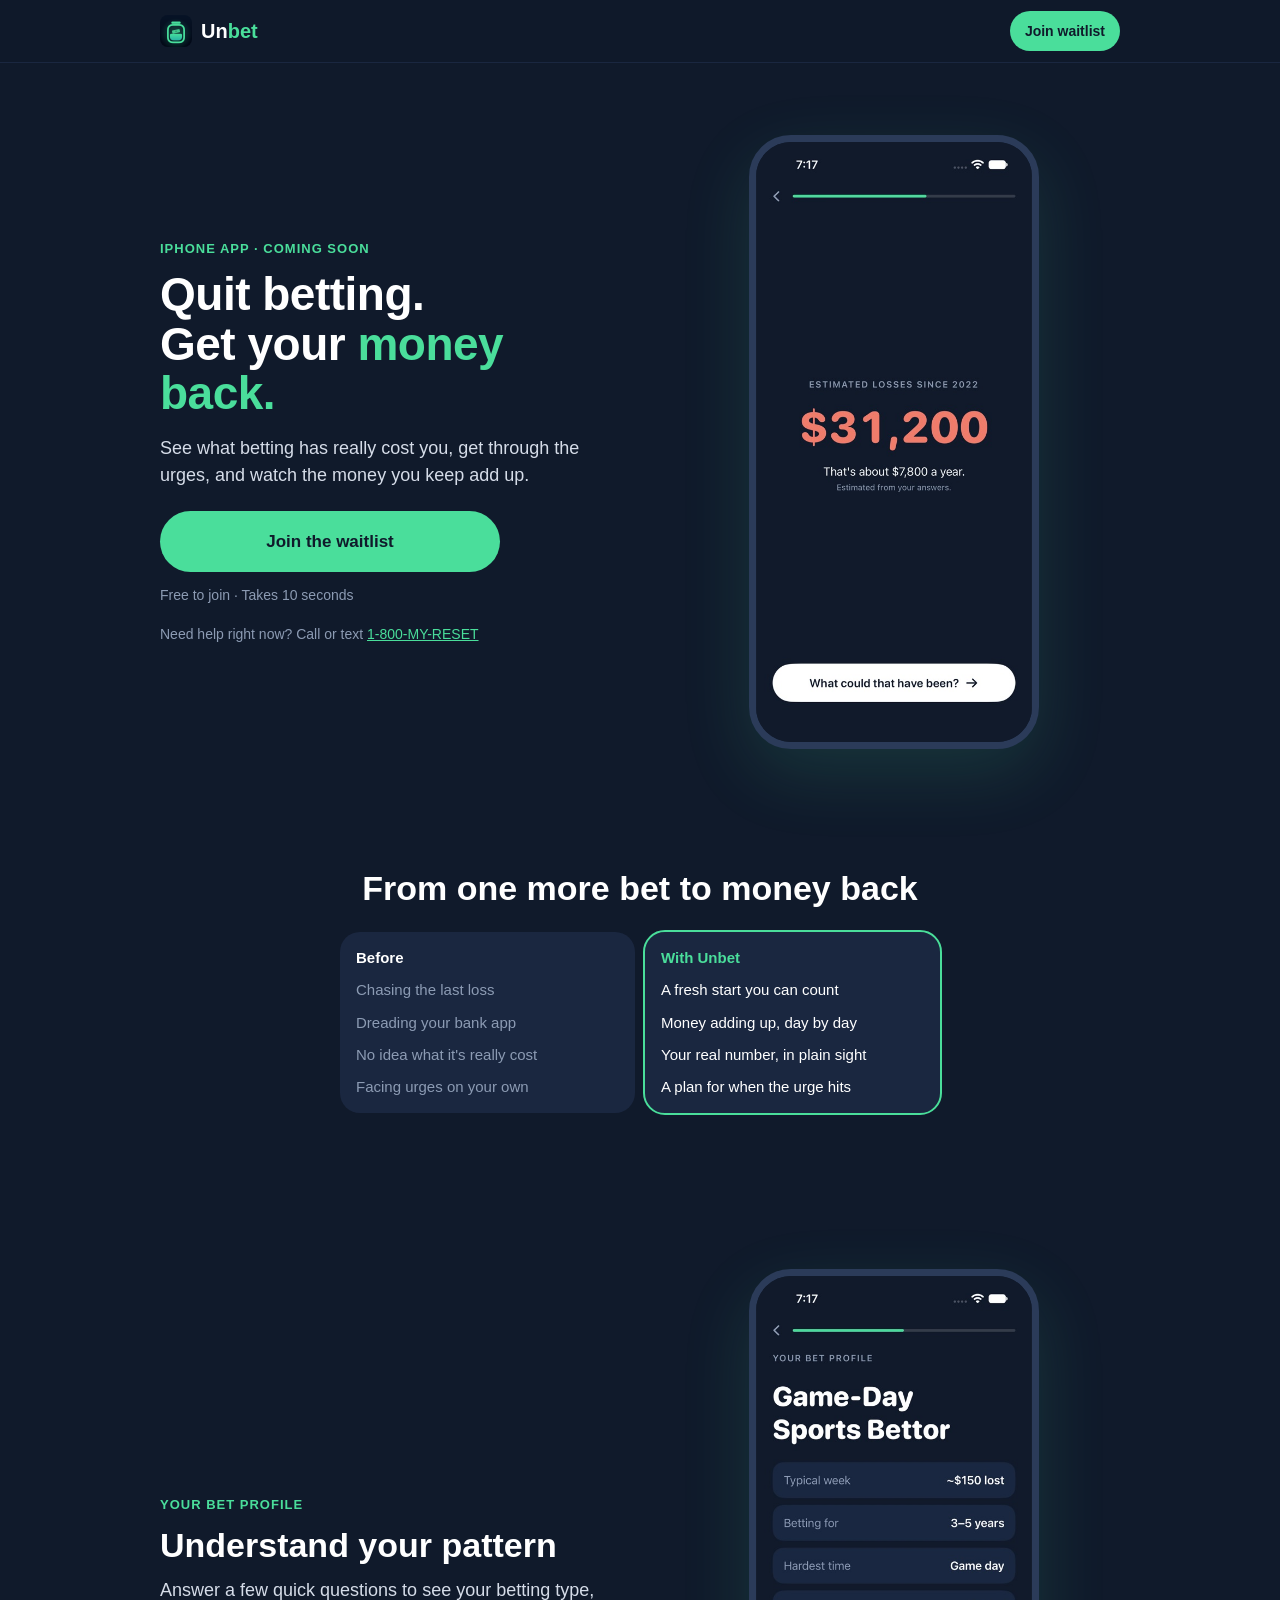
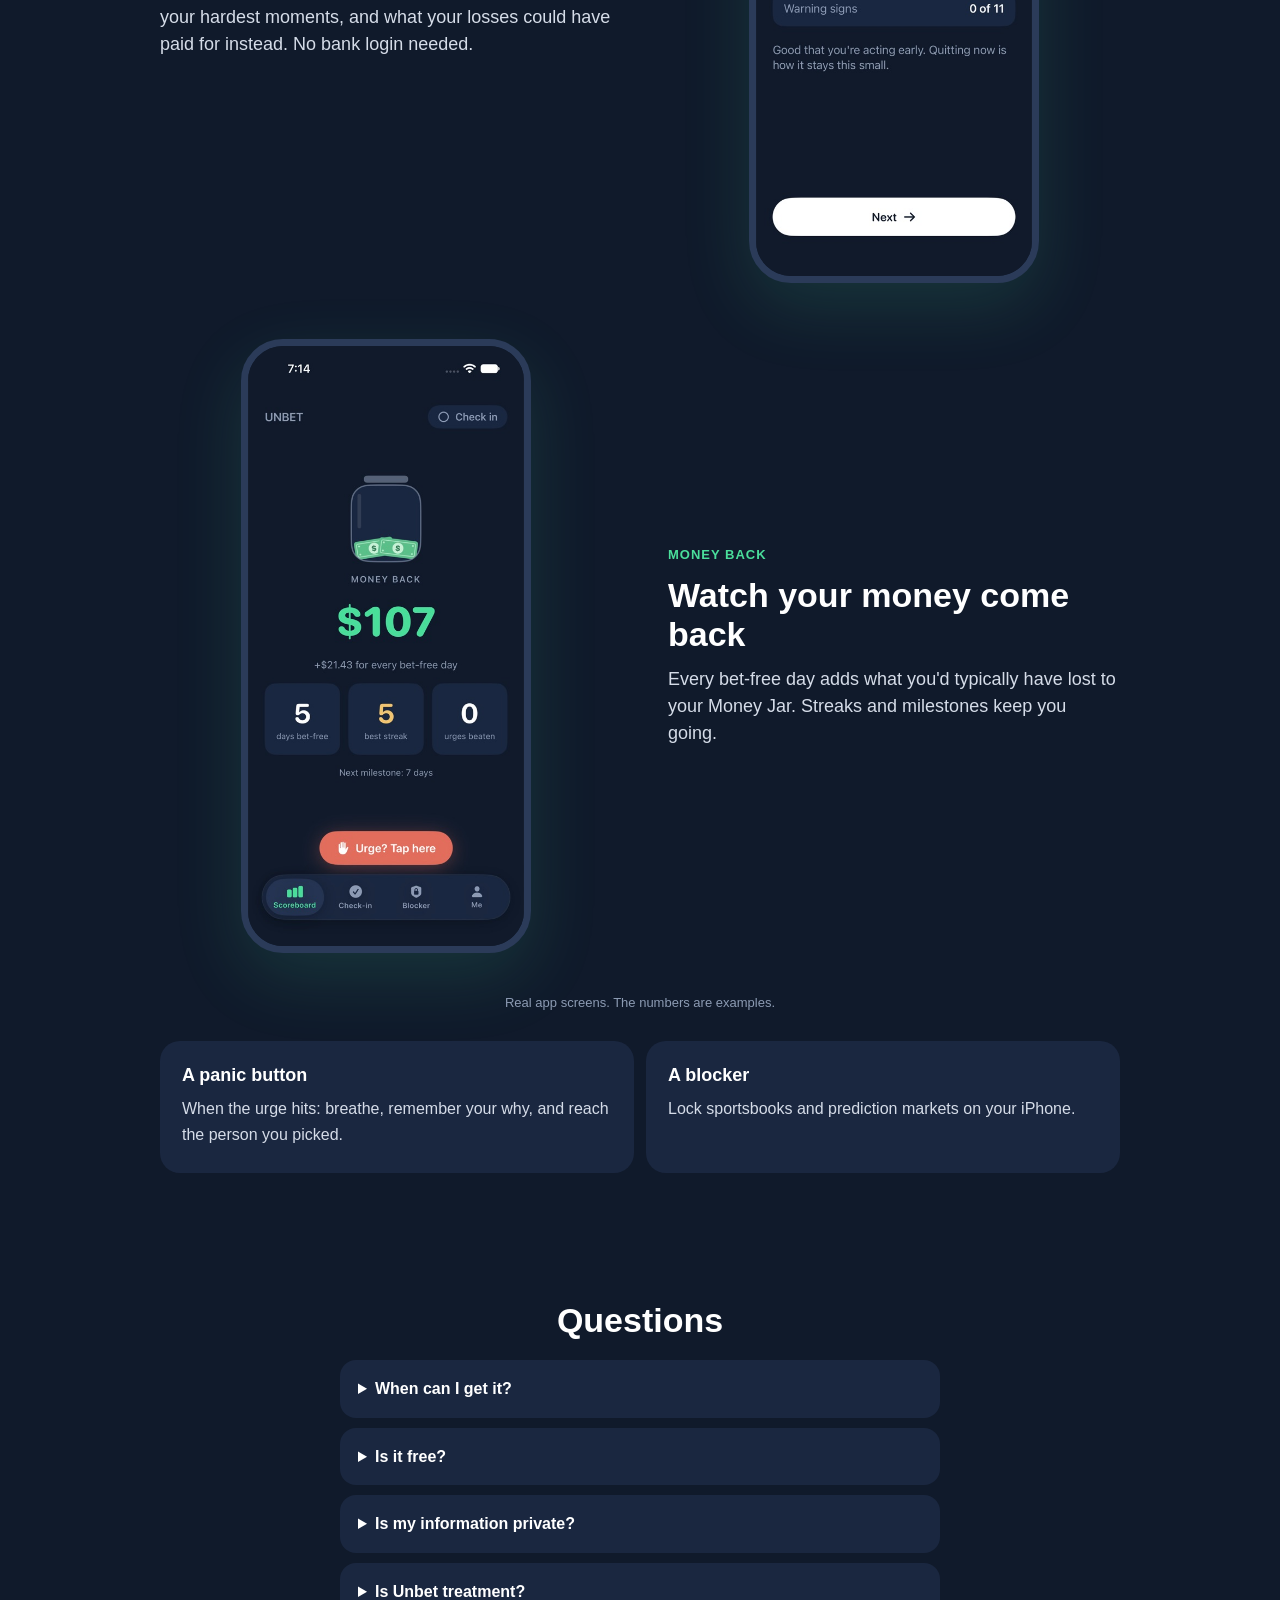
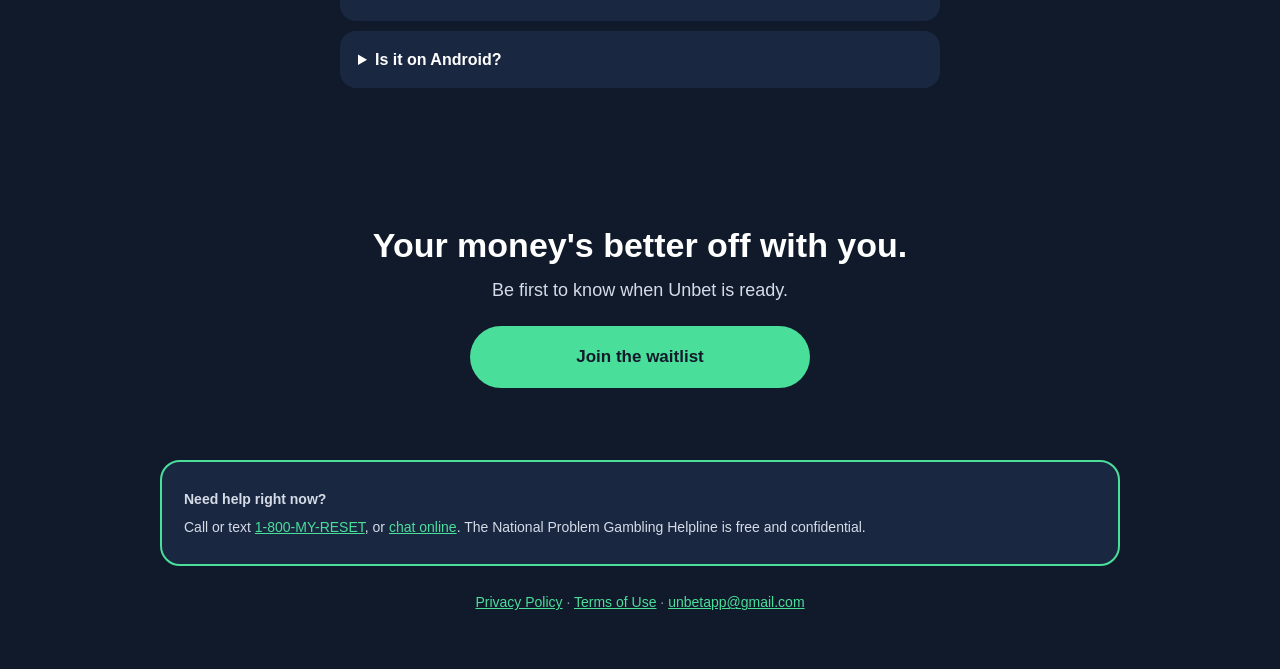
<file: index.html>
<!doctype html>
<html lang="en">
<head>
  <meta charset="utf-8">
  <meta name="viewport" content="width=device-width, initial-scale=1">
  <meta http-equiv="Content-Security-Policy" content="default-src 'self'; connect-src https://*.supabase.co; base-uri 'none'; form-action 'none'">
  <title>Unbet: Quit betting. Get your money back.</title>
  <meta name="description" content="An iPhone app for quitting sports betting, prediction markets and online gambling. Join the waitlist.">
  <meta property="og:title" content="Unbet: Quit betting. Get your money back.">
  <meta property="og:description" content="An iPhone app for quitting sports betting, prediction markets and online gambling. Join the waitlist.">
  <meta property="og:image" content="https://austinren-cloud.github.io/unbet-site/icon.png">
  <link rel="icon" href="icon.png">
  <link rel="apple-touch-icon" href="icon.png">
  <link rel="stylesheet" href="style.css?v=4">
</head>
<body class="landing">

<header class="topbar">
  <div class="wrap topbar-inner">
    <a class="brand brand-logo" href="./"><img src="icon.png" alt="" width="32" height="32">Un<span>bet</span></a>
    <button class="btn btn-small" type="button" data-join>Join waitlist</button>
  </div>
</header>

<main>
  <section class="hero">
    <div class="wrap split">
      <div>
        <p class="eyebrow">iPhone app · Coming soon</p>
        <h1>Quit betting.<br>Get your <em>money back.</em></h1>
        <p class="lead">See what betting has really cost you, get through the urges, and watch the money you keep add up.</p>
        <button class="btn btn-large" type="button" id="hero-join" data-join>Join the waitlist</button>
        <p class="micro">Free to join · Takes 10 seconds</p>
        <p class="hero-help">Need help right now? Call or text <a href="tel:18006973738">1-800-MY-RESET</a></p>
      </div>
      <div class="phone"><img src="screens/reveal.jpg" alt="Unbet showing estimated losses of $31,200 since 2022, about $7,800 a year" width="507" height="1100"></div>
    </div>
  </section>

  <section class="section">
    <div class="wrap narrow">
      <h2 class="center">From one more bet to money back</h2>
      <div class="compare">
        <div class="compare-col">
          <p class="compare-head">Before</p>
          <p>Chasing the last loss</p>
          <p>Dreading your bank app</p>
          <p>No idea what it's really cost</p>
          <p>Facing urges on your own</p>
        </div>
        <div class="compare-col compare-after">
          <p class="compare-head">With Unbet</p>
          <p>A fresh start you can count</p>
          <p>Money adding up, day by day</p>
          <p>Your real number, in plain sight</p>
          <p>A plan for when the urge hits</p>
        </div>
      </div>
    </div>
  </section>

  <section class="section">
    <div class="wrap">
      <div class="split feature">
        <div>
          <p class="eyebrow">Your bet profile</p>
          <h2>Understand your pattern</h2>
          <p class="lead">Answer a few quick questions to see your betting type, your hardest moments, and what your losses could have paid for instead. No bank login needed.</p>
        </div>
        <div class="phone"><img src="screens/profile.jpg" alt="A bet profile showing a typical week, years betting and hardest time" width="507" height="1100" loading="lazy"></div>
      </div>

      <div class="split feature feature-flip">
        <div>
          <p class="eyebrow">Money Back</p>
          <h2>Watch your money come back</h2>
          <p class="lead">Every bet-free day adds what you'd typically have lost to your Money Jar. Streaks and milestones keep you going.</p>
        </div>
        <div class="phone"><img src="screens/home.jpg" alt="The Money Back jar showing $107 kept, with days bet-free and best streak" width="507" height="1100" loading="lazy"></div>
      </div>

      <p class="fine center">Real app screens. The numbers are examples.</p>

      <div class="cards">
        <div class="card">
          <h3>A panic button</h3>
          <p>When the urge hits: breathe, remember your why, and reach the person you picked.</p>
        </div>
        <div class="card">
          <h3>A blocker</h3>
          <p>Lock sportsbooks and prediction markets on your iPhone.</p>
        </div>
      </div>
    </div>
  </section>

  <section class="section">
    <div class="wrap narrow">
      <h2 class="center">Questions</h2>
      <div class="faq">
        <details>
          <summary>When can I get it?</summary>
          <p>We're waiting on Apple's approval and will be launching very soon. Join the waitlist and we'll email you when it's ready.</p>
        </details>
        <details>
          <summary>Is it free?</summary>
          <p>The waitlist is free. The app will have a free version and a paid plan, Unbet+, which includes the panic button and blocker. Crisis help is always free.</p>
        </details>
        <details>
          <summary>Is my information private?</summary>
          <p>What you enter in the app stays on your iPhone. For the waitlist, we keep your email and use it only for launch news. <a href="privacy.html#waitlist">Read how we handle it</a>.</p>
        </details>
        <details>
          <summary>Is Unbet treatment?</summary>
          <p>No. Unbet is a self-help tool, not medical care or a crisis service. For confidential support, call or text <a href="tel:18006973738">1-800-MY-RESET</a>.</p>
        </details>
        <details>
          <summary>Is it on Android?</summary>
          <p>Not yet. We're starting with iPhone.</p>
        </details>
      </div>
    </div>
  </section>

  <section class="section final">
    <div class="wrap narrow center">
      <h2>Your money's better off with you.</h2>
      <p class="lead">Be first to know when Unbet is ready.</p>
      <button class="btn btn-large" type="button" data-join>Join the waitlist</button>
    </div>
  </section>
</main>

<footer class="site-footer">
  <div class="wrap">
    <div class="card help">
      <p><strong>Need help right now?</strong></p>
      <p>Call or text <a href="tel:18006973738">1-800-MY-RESET</a>, or <a href="https://www.ncpgambling.org/help-treatment/chat/" rel="noopener">chat online</a>. The National Problem Gambling Helpline is free and confidential.</p>
    </div>
    <p class="footer-links"><a href="privacy.html">Privacy Policy</a> · <a href="terms.html">Terms of Use</a> · <a href="mailto:unbetapp@gmail.com">unbetapp@gmail.com</a></p>
  </div>
</footer>

<div class="sticky-cta" id="sticky-cta">
  <button class="btn btn-large" type="button" data-join>Join the waitlist</button>
</div>

<dialog id="join-dialog" aria-labelledby="join-title">
  <button class="dialog-close" type="button" id="dialog-close" aria-label="Close">×</button>

  <form id="waitlist-form" novalidate>
    <h2 id="join-title">Join the waitlist</h2>
    <p class="dialog-sub">We'll email you when Unbet is ready.</p>
    <label class="visually-hidden" for="email">Your email</label>
    <input id="email" name="email" type="email" autocomplete="email" inputmode="email" autocapitalize="off" spellcheck="false" maxlength="254" placeholder="you@example.com" required>

    <!-- A trap for spam bots: people never see this field, and bots tend to fill it in -->
    <div class="trap" aria-hidden="true">
      <label for="website">Leave this empty</label>
      <input id="website" name="website" type="text" tabindex="-1" autocomplete="off">
    </div>

    <button class="btn btn-large" id="submit" type="submit">Join the waitlist</button>
    <p class="form-message" id="form-message" role="alert"></p>
    <p class="fine">By joining, you confirm you're 18 or older and agree to launch emails from Unbet. You can ask to be removed at any time. <a href="privacy.html#waitlist">Privacy</a></p>
  </form>

  <div id="success" tabindex="-1" hidden>
    <h2 class="success-title">You're on the list.</h2>
    <p>We'll email you when Unbet is ready.</p>
    <p>You don't have to wait to get support: <a href="tel:18006973738">1-800-MY-RESET</a> is free and confidential.</p>
    <button class="btn btn-large" type="button" id="success-done">Done</button>
  </div>
</dialog>

<script src="config.js"></script>
<script src="waitlist.js?v=2"></script>
</body>
</html>
</file>
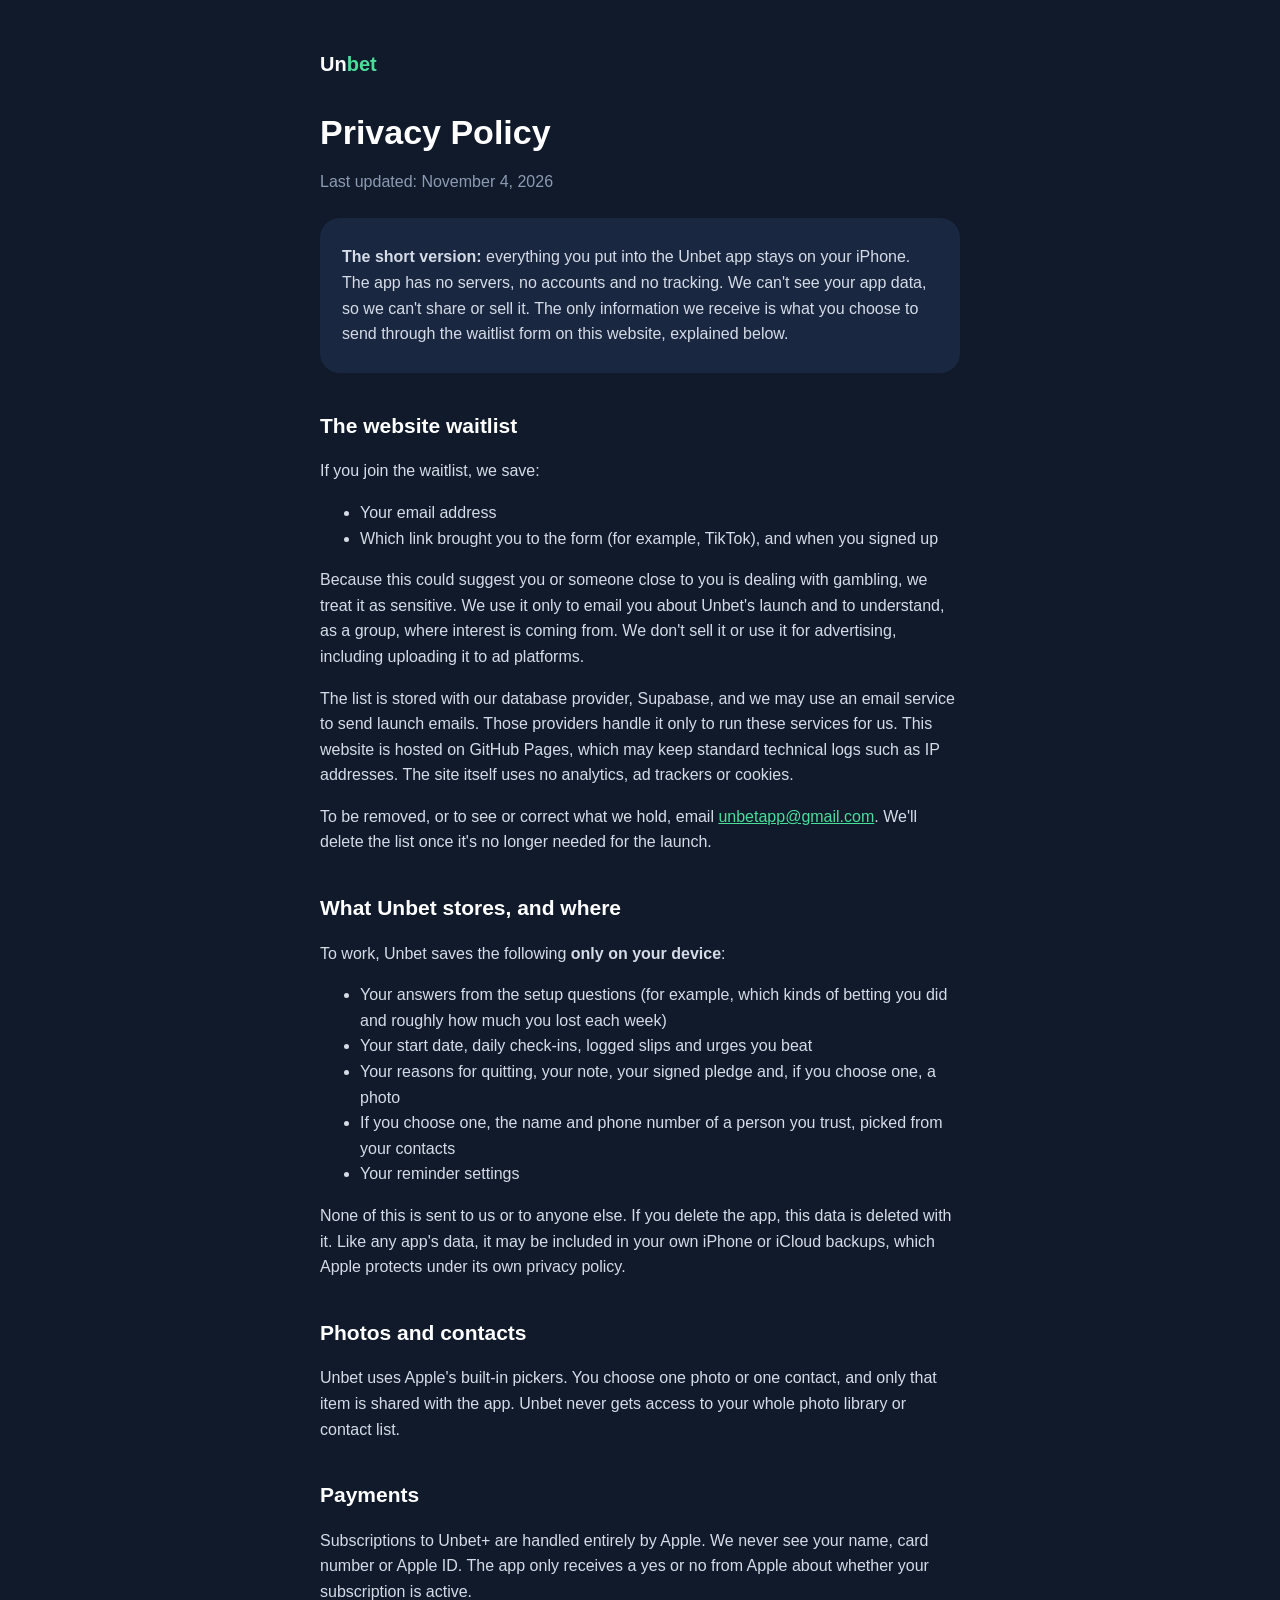
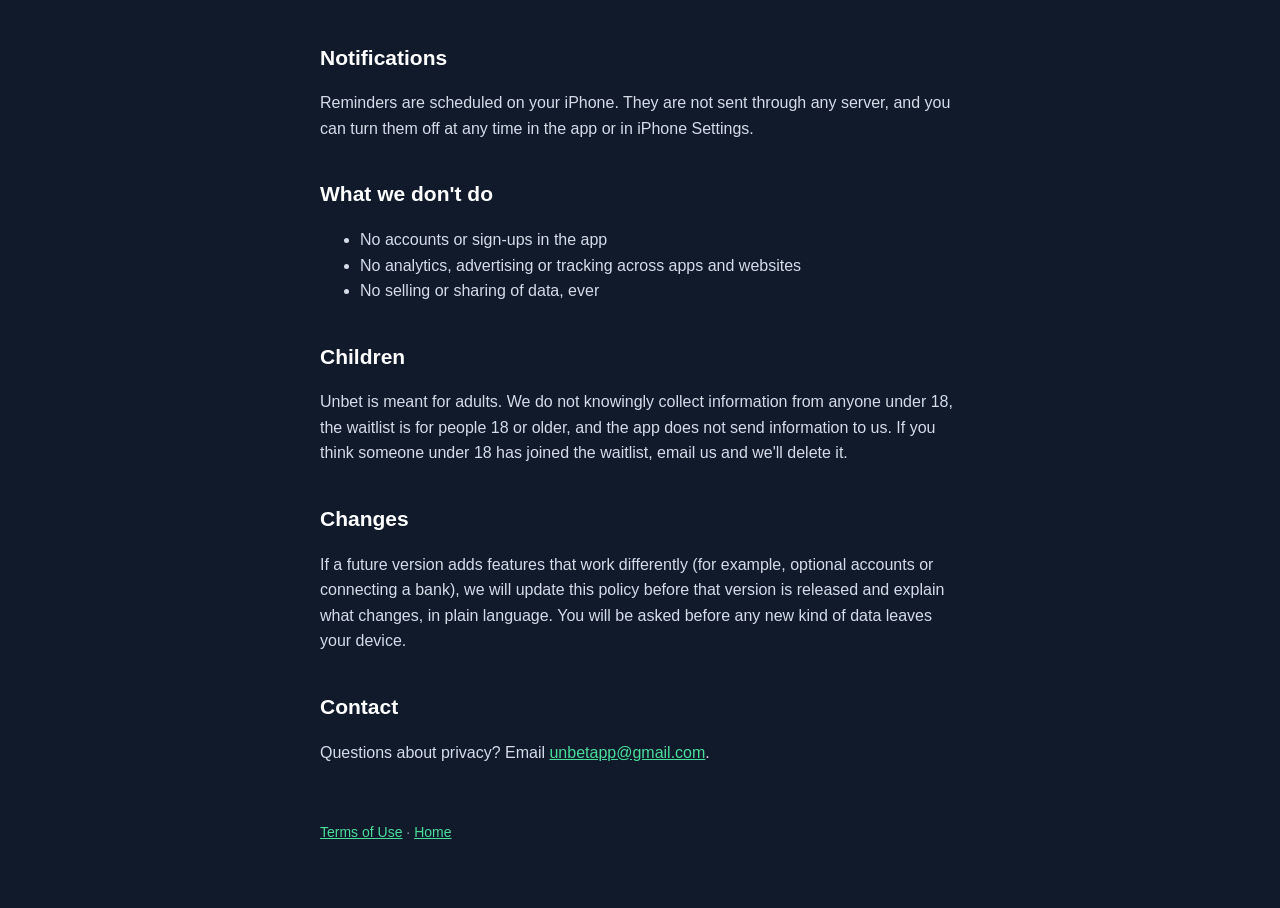
<file: privacy.html>
<!doctype html>
<html lang="en">
<head>
  <meta charset="utf-8">
  <meta name="viewport" content="width=device-width, initial-scale=1">
  <title>Unbet Privacy Policy</title>
  <link rel="stylesheet" href="style.css">
</head>
<body>
<main>
  <a class="brand" href="./">Un<span>bet</span></a>
  <h1>Privacy Policy</h1>
  <p class="muted">Last updated: November 4, 2026</p>

  <div class="card">
    <p><strong>The short version:</strong> everything you put into the Unbet app stays on your iPhone. The app has no servers, no accounts and no tracking. We can't see your app data, so we can't share or sell it. The only information we receive is what you choose to send through the waitlist form on this website, explained below.</p>
  </div>

  <h2 id="waitlist">The website waitlist</h2>
  <p>If you join the waitlist, we save:</p>
  <ul>
    <li>Your email address</li>
    <li>Which link brought you to the form (for example, TikTok), and when you signed up</li>
  </ul>
  <p>Because this could suggest you or someone close to you is dealing with gambling, we treat it as sensitive. We use it only to email you about Unbet's launch and to understand, as a group, where interest is coming from. We don't sell it or use it for advertising, including uploading it to ad platforms.</p>
  <p>The list is stored with our database provider, Supabase, and we may use an email service to send launch emails. Those providers handle it only to run these services for us. This website is hosted on GitHub Pages, which may keep standard technical logs such as IP addresses. The site itself uses no analytics, ad trackers or cookies.</p>
  <p>To be removed, or to see or correct what we hold, email <a href="mailto:unbetapp@gmail.com">unbetapp@gmail.com</a>. We'll delete the list once it's no longer needed for the launch.</p>

  <h2>What Unbet stores, and where</h2>
  <p>To work, Unbet saves the following <strong>only on your device</strong>:</p>
  <ul>
    <li>Your answers from the setup questions (for example, which kinds of betting you did and roughly how much you lost each week)</li>
    <li>Your start date, daily check-ins, logged slips and urges you beat</li>
    <li>Your reasons for quitting, your note, your signed pledge and, if you choose one, a photo</li>
    <li>If you choose one, the name and phone number of a person you trust, picked from your contacts</li>
    <li>Your reminder settings</li>
  </ul>
  <p>None of this is sent to us or to anyone else. If you delete the app, this data is deleted with it. Like any app's data, it may be included in your own iPhone or iCloud backups, which Apple protects under its own privacy policy.</p>

  <h2>Photos and contacts</h2>
  <p>Unbet uses Apple's built-in pickers. You choose one photo or one contact, and only that item is shared with the app. Unbet never gets access to your whole photo library or contact list.</p>

  <h2>Payments</h2>
  <p>Subscriptions to Unbet+ are handled entirely by Apple. We never see your name, card number or Apple ID. The app only receives a yes or no from Apple about whether your subscription is active.</p>

  <h2>Notifications</h2>
  <p>Reminders are scheduled on your iPhone. They are not sent through any server, and you can turn them off at any time in the app or in iPhone Settings.</p>

  <h2>What we don't do</h2>
  <ul>
    <li>No accounts or sign-ups in the app</li>
    <li>No analytics, advertising or tracking across apps and websites</li>
    <li>No selling or sharing of data, ever</li>
  </ul>

  <h2>Children</h2>
  <p>Unbet is meant for adults. We do not knowingly collect information from anyone under 18, the waitlist is for people 18 or older, and the app does not send information to us. If you think someone under 18 has joined the waitlist, email us and we'll delete it.</p>

  <h2>Changes</h2>
  <p>If a future version adds features that work differently (for example, optional accounts or connecting a bank), we will update this policy before that version is released and explain what changes, in plain language. You will be asked before any new kind of data leaves your device.</p>

  <h2>Contact</h2>
  <p>Questions about privacy? Email <a href="mailto:unbetapp@gmail.com">unbetapp@gmail.com</a>.</p>

  <footer><a href="terms.html">Terms of Use</a> · <a href="./">Home</a></footer>
</main>
</body>
</html>
</file>
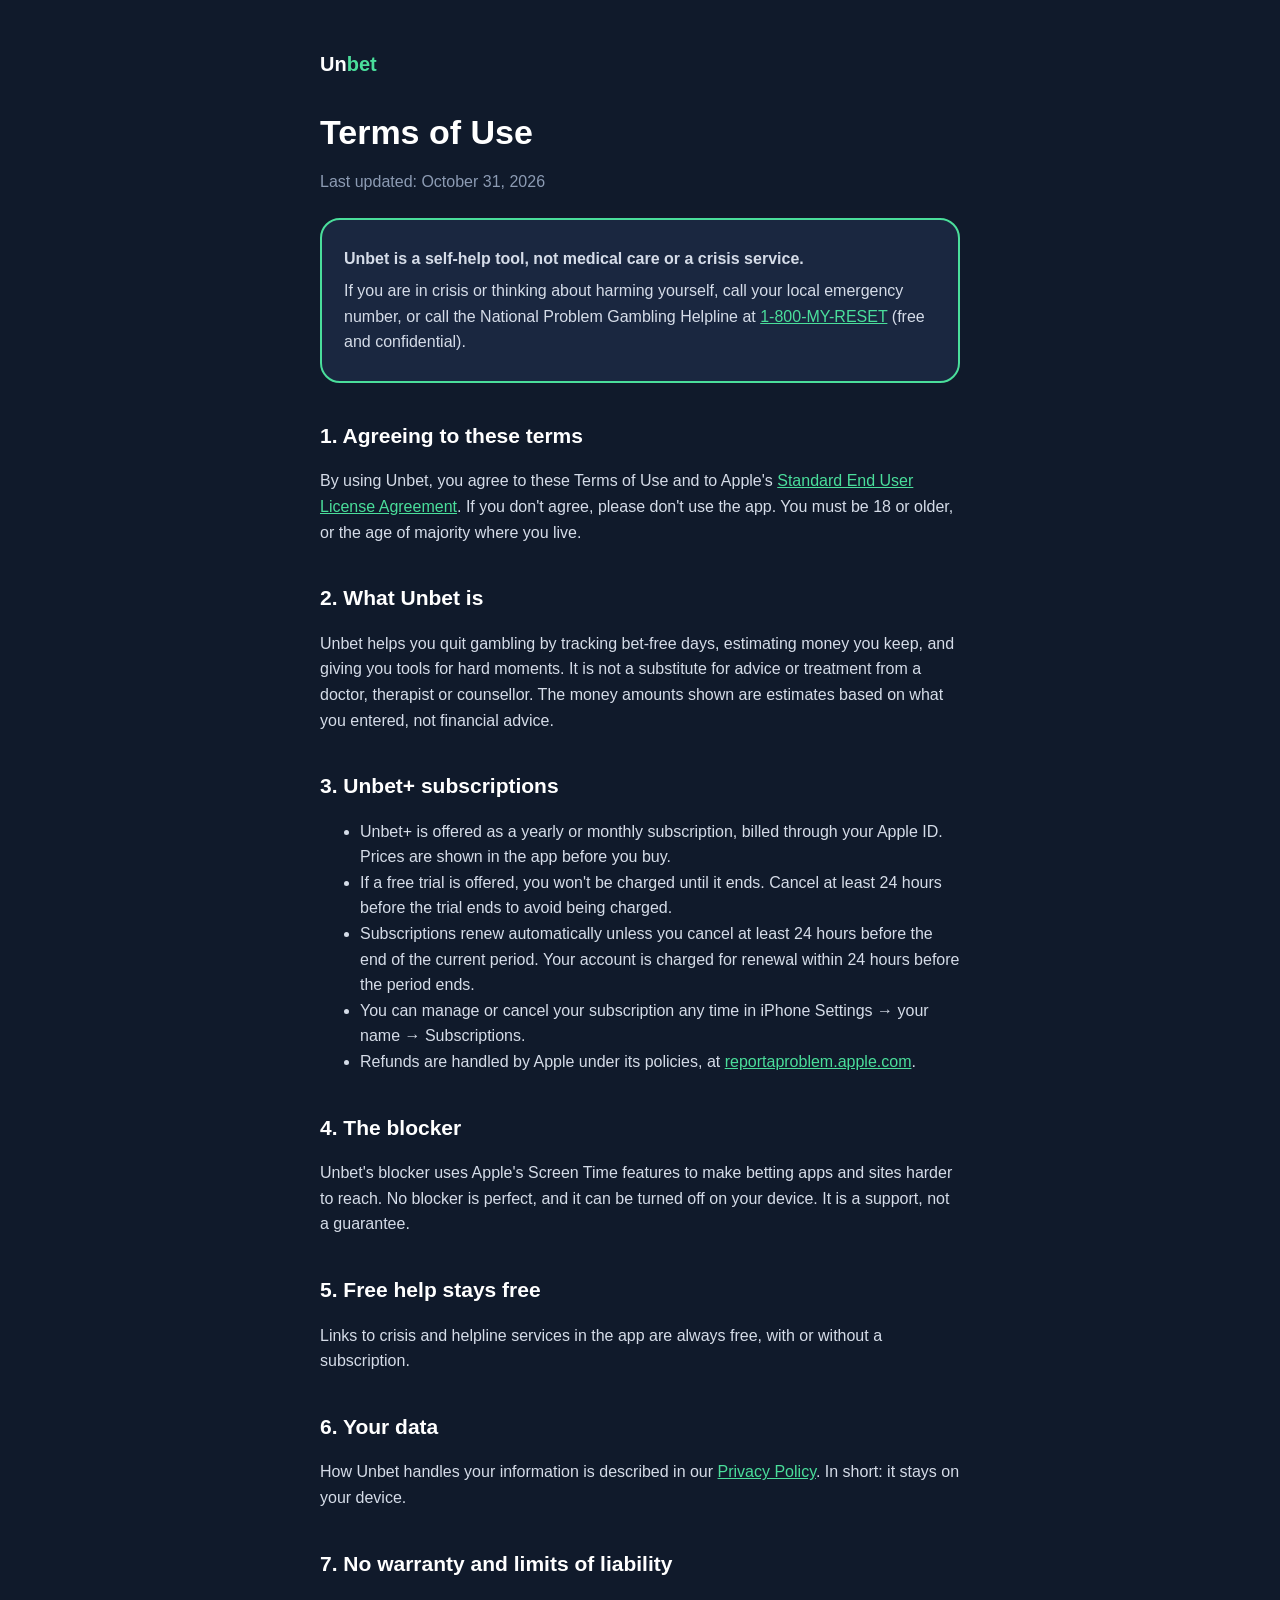
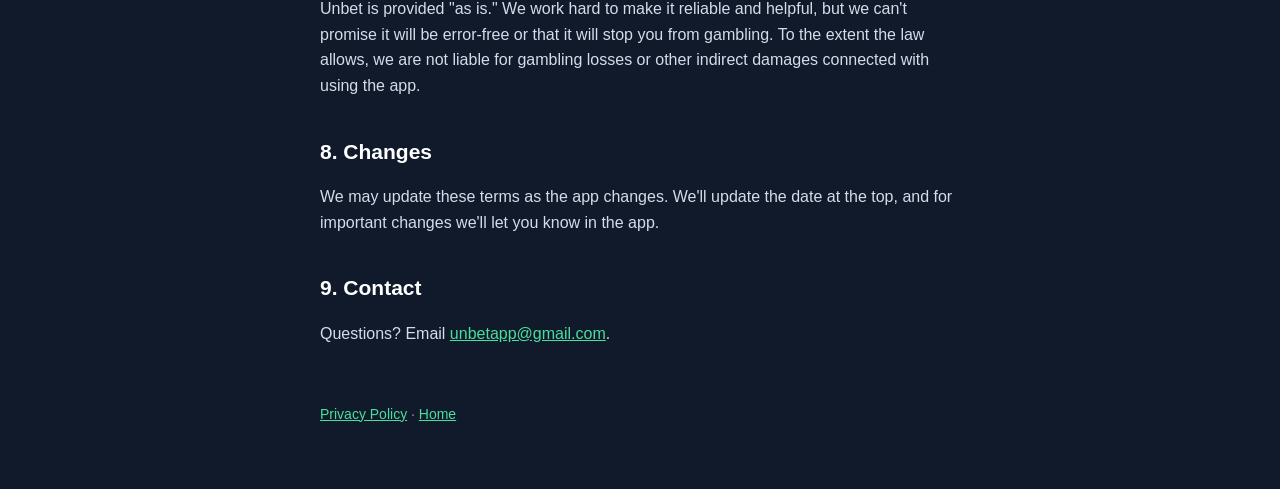
<file: terms.html>
<!doctype html>
<html lang="en">
<head>
  <meta charset="utf-8">
  <meta name="viewport" content="width=device-width, initial-scale=1">
  <title>Unbet Terms of Use</title>
  <link rel="stylesheet" href="style.css">
</head>
<body>
<main>
  <a class="brand" href="./">Un<span>bet</span></a>
  <h1>Terms of Use</h1>
  <p class="muted">Last updated: October 31, 2026</p>

  <div class="card help">
    <p><strong>Unbet is a self-help tool, not medical care or a crisis service.</strong></p>
    <p>If you are in crisis or thinking about harming yourself, call your local emergency number, or call the National Problem Gambling Helpline at <a href="tel:18006973738">1-800-MY-RESET</a> (free and confidential).</p>
  </div>

  <h2>1. Agreeing to these terms</h2>
  <p>By using Unbet, you agree to these Terms of Use and to Apple's <a href="https://www.apple.com/legal/internet-services/itunes/dev/stdeula/">Standard End User License Agreement</a>. If you don't agree, please don't use the app. You must be 18 or older, or the age of majority where you live.</p>

  <h2>2. What Unbet is</h2>
  <p>Unbet helps you quit gambling by tracking bet-free days, estimating money you keep, and giving you tools for hard moments. It is not a substitute for advice or treatment from a doctor, therapist or counsellor. The money amounts shown are estimates based on what you entered, not financial advice.</p>

  <h2>3. Unbet+ subscriptions</h2>
  <ul>
    <li>Unbet+ is offered as a yearly or monthly subscription, billed through your Apple ID. Prices are shown in the app before you buy.</li>
    <li>If a free trial is offered, you won't be charged until it ends. Cancel at least 24 hours before the trial ends to avoid being charged.</li>
    <li>Subscriptions renew automatically unless you cancel at least 24 hours before the end of the current period. Your account is charged for renewal within 24 hours before the period ends.</li>
    <li>You can manage or cancel your subscription any time in iPhone Settings → your name → Subscriptions.</li>
    <li>Refunds are handled by Apple under its policies, at <a href="https://reportaproblem.apple.com">reportaproblem.apple.com</a>.</li>
  </ul>

  <h2>4. The blocker</h2>
  <p>Unbet's blocker uses Apple's Screen Time features to make betting apps and sites harder to reach. No blocker is perfect, and it can be turned off on your device. It is a support, not a guarantee.</p>

  <h2>5. Free help stays free</h2>
  <p>Links to crisis and helpline services in the app are always free, with or without a subscription.</p>

  <h2>6. Your data</h2>
  <p>How Unbet handles your information is described in our <a href="privacy.html">Privacy Policy</a>. In short: it stays on your device.</p>

  <h2>7. No warranty and limits of liability</h2>
  <p>Unbet is provided "as is." We work hard to make it reliable and helpful, but we can't promise it will be error-free or that it will stop you from gambling. To the extent the law allows, we are not liable for gambling losses or other indirect damages connected with using the app.</p>

  <h2>8. Changes</h2>
  <p>We may update these terms as the app changes. We'll update the date at the top, and for important changes we'll let you know in the app.</p>

  <h2>9. Contact</h2>
  <p>Questions? Email <a href="mailto:unbetapp@gmail.com">unbetapp@gmail.com</a>.</p>

  <footer><a href="privacy.html">Privacy Policy</a> · <a href="./">Home</a></footer>
</main>
</body>
</html>
</file>
<file: style.css>
/* Unbet site: same calm night look as the app */
:root {
  --night: #101A2B;
  --surface: #1A2740;
  --muted: #8C9BB3;
  --money: #4ADE9B;
  --text: #FFFFFF;
}

* { box-sizing: border-box; }

body {
  margin: 0;
  background: var(--night);
  color: var(--text);
  font-family: ui-rounded, "SF Pro Rounded", -apple-system, BlinkMacSystemFont, "Segoe UI", sans-serif;
  line-height: 1.6;
  -webkit-text-size-adjust: 100%;
}

main {
  max-width: 680px;
  margin: 0 auto;
  padding: 48px 20px 64px;
}

a { color: var(--money); }

.brand {
  display: inline-block;
  font-weight: 800;
  font-size: 20px;
  color: var(--text);
  text-decoration: none;
  margin-bottom: 32px;
}
.brand span { color: var(--money); }

h1 { font-size: 34px; line-height: 1.2; margin: 0 0 8px; }
h2 { font-size: 21px; margin: 36px 0 8px; }
p, li { color: #D5DCE8; }
.muted { color: var(--muted); }

.card {
  background: var(--surface);
  border-radius: 20px;
  padding: 20px 22px;
  margin: 24px 0;
}
.card p { margin: 6px 0; }

.help {
  border: 2px solid var(--money);
}

nav.links { display: flex; flex-wrap: wrap; gap: 12px; margin-top: 24px; }
nav.links a {
  background: var(--surface);
  border-radius: 999px;
  padding: 10px 18px;
  text-decoration: none;
  font-weight: 700;
}

footer {
  margin-top: 56px;
  font-size: 14px;
  color: var(--muted);
}

/* Waitlist landing page */
.landing { color-scheme: dark; }
.landing main { max-width: none; margin: 0; padding: 0; }
.wrap { max-width: 1000px; margin: 0 auto; padding: 0 20px; }
.narrow { max-width: 640px; }
.center { text-align: center; }
[hidden] { display: none !important; }

.landing h1 { font-size: clamp(34px, 4.4vw, 46px); line-height: 1.08; letter-spacing: -0.5px; margin: 0 0 16px; }
.landing h1 em { color: var(--money); font-style: normal; }
.landing h2 { font-size: clamp(26px, 4vw, 34px); line-height: 1.15; margin: 0 0 12px; }
.landing h3 { font-size: 18px; margin: 0 0 6px; }
.lead { font-size: 18px; line-height: 1.5; margin: 0 0 22px; }
.eyebrow { color: var(--money); font-size: 13px; font-weight: 800; letter-spacing: 1px; text-transform: uppercase; margin: 0 0 10px; }
.micro { color: var(--muted); font-size: 14px; margin: 12px 0 0; }
.fine { color: var(--muted); font-size: 13px; line-height: 1.45; }

/* Top bar */
.topbar {
  position: sticky;
  top: 0;
  z-index: 10;
  background: rgba(16, 26, 43, 0.92);
  backdrop-filter: blur(10px);
  border-bottom: 1px solid var(--surface);
}
.topbar-inner { display: flex; align-items: center; justify-content: space-between; height: 62px; }
.brand-logo { display: inline-flex; align-items: center; margin: 0; }
.brand-logo img { border-radius: 8px; margin-right: 9px; }

/* Buttons: money green, so the next step is always obvious */
.btn {
  font: inherit;
  font-weight: 800;
  color: var(--night);
  background: var(--money);
  border: 0;
  border-radius: 999px;
  cursor: pointer;
  transition: transform 0.12s ease, filter 0.12s ease;
}
.btn:hover { filter: brightness(1.07); }
.btn:active { transform: scale(0.98); }
.btn:disabled { opacity: 0.6; cursor: default; }
.btn-small { padding: 9px 15px; font-size: 14px; }
.btn-large { width: 100%; max-width: 340px; padding: 17px 24px; font-size: 17px; }
.landing input:focus-visible, .btn:focus-visible, .landing a:focus-visible, summary:focus-visible {
  outline: 3px solid var(--money);
  outline-offset: 2px;
}

/* Layout: words next to a phone, stacked on small screens */
.split { display: grid; gap: 36px; align-items: center; grid-template-columns: 1fr; }
.hero { padding: 44px 0 40px; }
.hero-help { color: var(--muted); font-size: 14px; margin: 16px 0 0; }
.section { padding: 48px 0; }

.phone {
  width: min(72vw, 290px);
  margin: 0 auto;
  border: 7px solid #2B3B59;
  border-radius: 42px;
  overflow: hidden;
  background: var(--night);
  box-shadow: 0 24px 70px rgba(74, 222, 155, 0.14);
}
.phone img { display: block; width: 100%; height: auto; }

.feature { padding: 28px 0; }
.feature .lead { margin-bottom: 0; }

@media (min-width: 760px) {
  .split { grid-template-columns: 1fr 1fr; gap: 56px; }
  .hero { padding: 72px 0 56px; }
  .section { padding: 64px 0; }
  .feature-flip > :first-child { order: 2; }
  .sticky-cta { display: none; }
}

/* Before and after */
.compare { display: grid; grid-template-columns: 1fr 1fr; gap: 10px; margin-top: 24px; }
.compare-col { background: var(--surface); border-radius: 20px; padding: 16px; }
.compare-col p { color: var(--muted); font-size: 15px; line-height: 1.35; margin: 12px 0 0; }
.compare-col .compare-head { color: var(--text); font-weight: 800; margin: 0; }
.compare-after { outline: 2px solid var(--money); }
.compare-after p { color: var(--text); }
.compare-after .compare-head { color: var(--money); }

/* Panic button and blocker */
.cards { display: grid; gap: 12px; margin-top: 28px; }
.cards .card { margin: 0; }
@media (min-width: 760px) { .cards { grid-template-columns: 1fr 1fr; } }
.status {
  display: inline-block;
  margin-left: 4px;
  padding: 1px 9px;
  font-size: 12px;
  font-weight: 700;
  color: #F2C46D;
  border: 1px solid #F2C46D;
  border-radius: 999px;
  vertical-align: 2px;
}

/* Questions */
.faq { margin-top: 20px; }
.faq details { background: var(--surface); border-radius: 16px; padding: 16px 18px; margin-bottom: 10px; }
.faq summary { font-weight: 700; color: var(--text); cursor: pointer; }
.faq p { margin: 10px 0 0; }

.final { padding-bottom: 72px; }

.site-footer { margin: 0; padding: 0 0 110px; }
.site-footer .help { margin-top: 0; }
.footer-links { font-size: 14px; color: var(--muted); text-align: center; line-height: 1.8; }
@media (min-width: 760px) { .site-footer { padding-bottom: 40px; } }

/* The button that follows you on phones */
.sticky-cta {
  position: fixed;
  left: 0;
  right: 0;
  bottom: 0;
  z-index: 10;
  padding: 12px 20px calc(12px + env(safe-area-inset-bottom));
  text-align: center;
  background: rgba(16, 26, 43, 0.94);
  border-top: 1px solid var(--surface);
  transform: translateY(110%);
  transition: transform 0.22s ease;
}
.sticky-cta.sticky-on { transform: translateY(0); }

/* The signup popup */
dialog {
  width: min(calc(100vw - 32px), 420px);
  margin: 12vh auto auto;
  padding: 28px 22px 22px;
  color: var(--text);
  background: var(--surface);
  border: 1px solid #33456A;
  border-radius: 24px;
  box-shadow: 0 30px 90px rgba(0, 0, 0, 0.55);
}
dialog[open] { animation: rise 0.2s ease-out; }
dialog::backdrop { background: rgba(6, 11, 20, 0.72); }
@keyframes rise { from { opacity: 0; transform: translateY(14px); } to { opacity: 1; transform: none; } }
@media (prefers-reduced-motion: reduce) {
  dialog[open] { animation: none; }
  .btn, .sticky-cta { transition: none; }
}
dialog h2 { font-size: 26px !important; padding-right: 28px; margin: 0 0 4px !important; }
dialog .btn-large { max-width: none; margin-top: 12px; }
dialog .fine { margin: 14px 0 0; }
.dialog-sub { margin: 0 0 18px; }
.dialog-close {
  position: absolute;
  top: 14px;
  right: 14px;
  width: 36px;
  height: 36px;
  font-size: 24px;
  line-height: 1;
  color: var(--muted);
  background: var(--night);
  border: 0;
  border-radius: 50%;
  cursor: pointer;
}
input[type="email"] {
  width: 100%;
  padding: 15px 16px;
  font: inherit;
  font-size: 17px; /* 16px or more stops iPhones zooming in on tap */
  color: var(--text);
  background: var(--night);
  border: 1.5px solid #3A4A68;
  border-radius: 14px;
}
input[type="email"]::placeholder { color: var(--muted); }
/* Browsers paint saved emails white or yellow unless told otherwise */
input[type="email"]:-webkit-autofill,
input[type="email"]:-webkit-autofill:focus {
  -webkit-text-fill-color: var(--text);
  caret-color: var(--text);
  -webkit-box-shadow: 0 0 0 100px var(--night) inset;
  transition: background-color 9999s;
}
.visually-hidden, .trap { position: absolute; left: -9999px; }
.form-message { color: #F7A598; font-weight: 600; margin: 12px 0 0; }
.form-message:empty { display: none; }
.success-title { color: var(--money); }
#success:focus { outline: none; }
</file>
